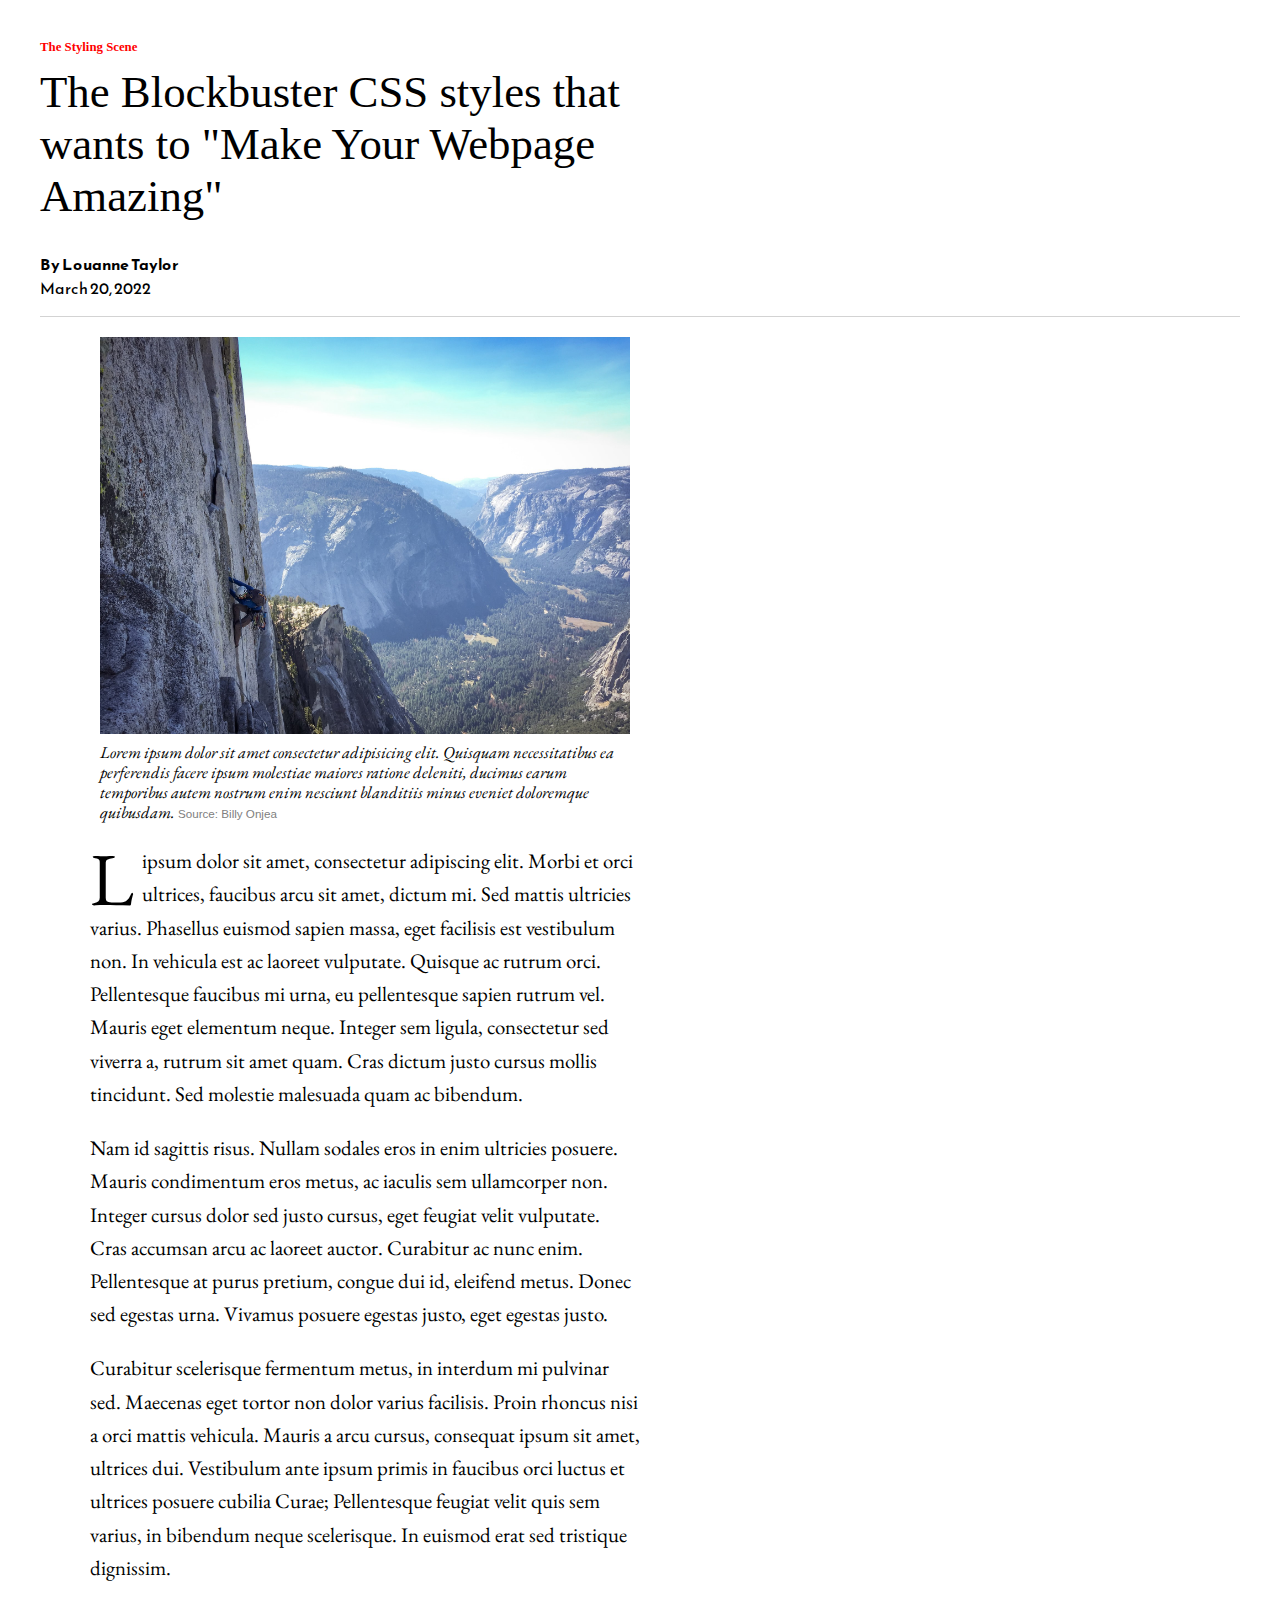
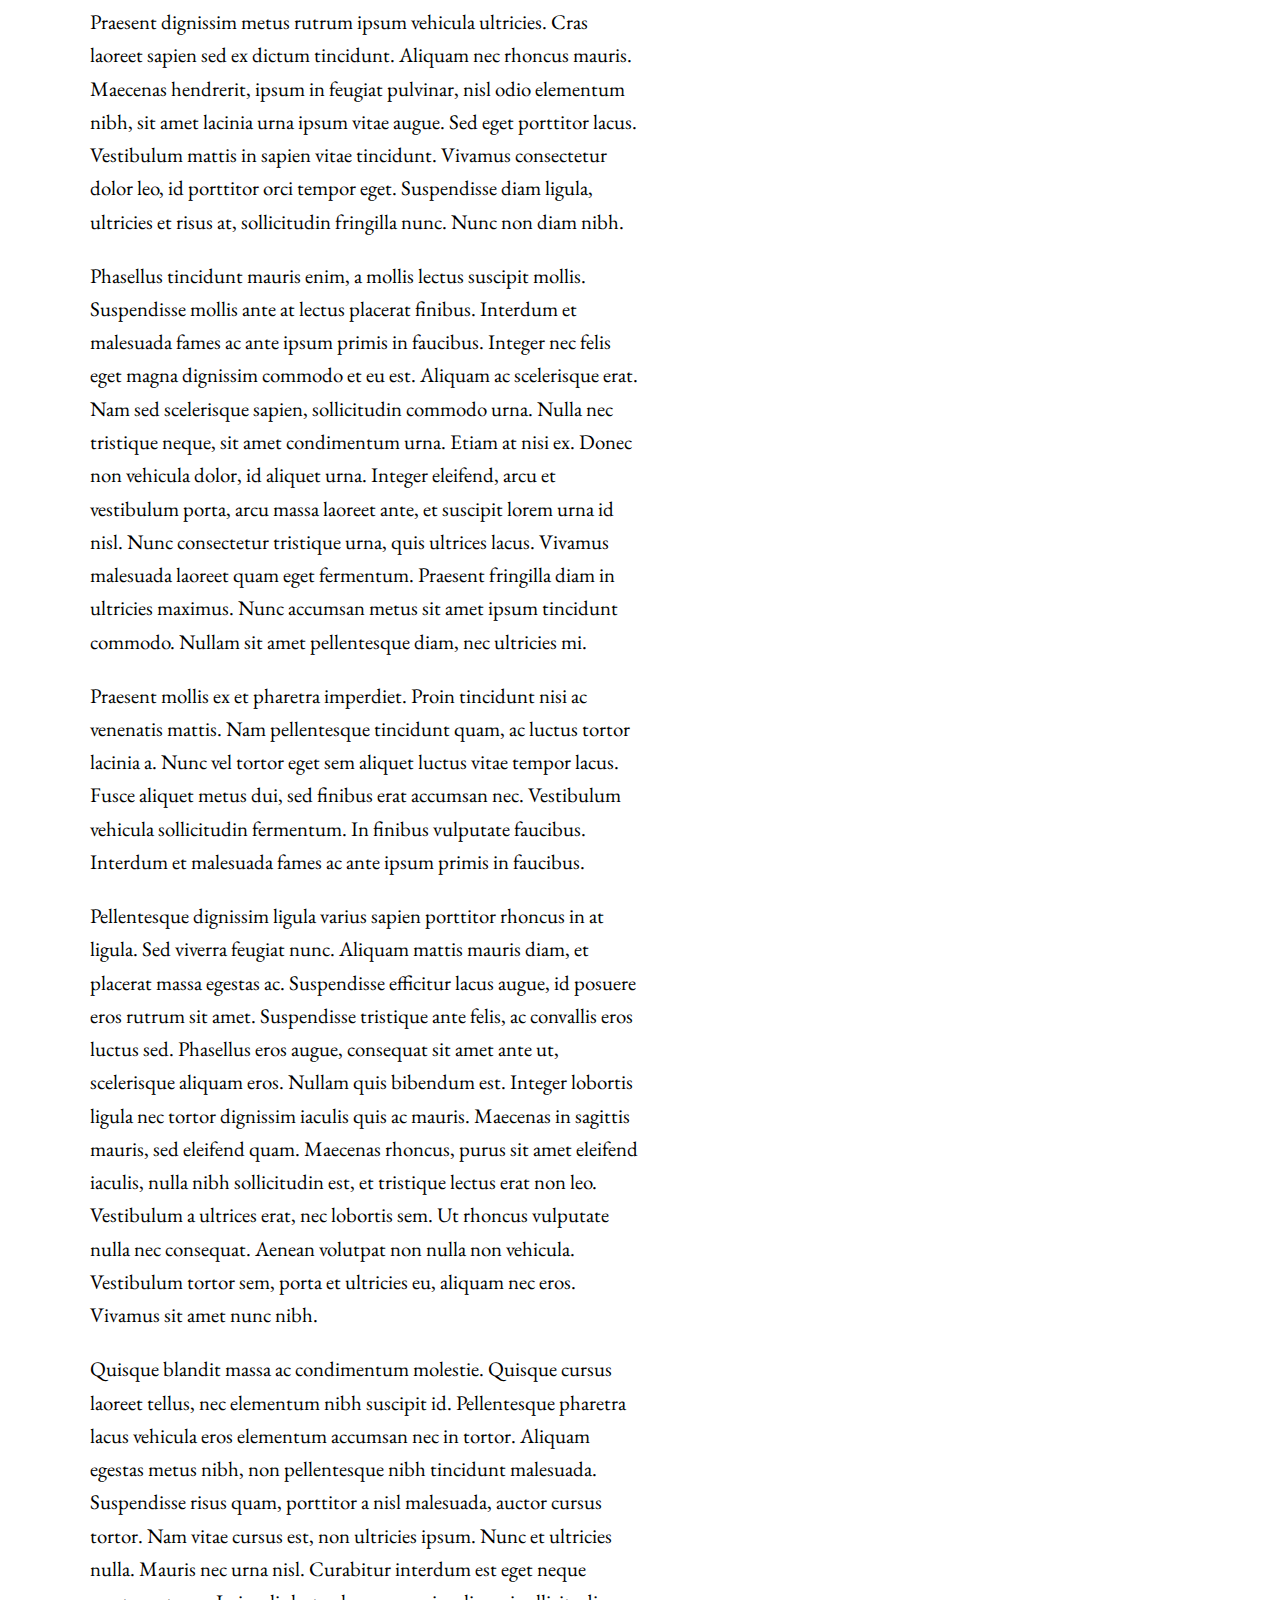
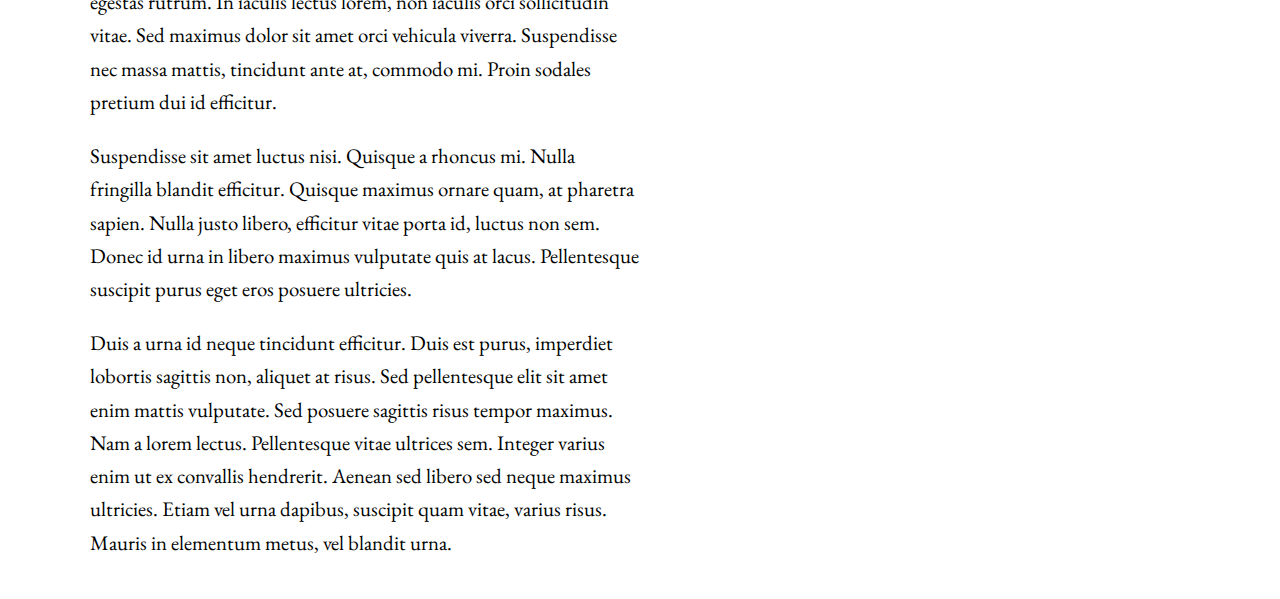
<file: article/index.html>
<!doctype html>
<html>
    <head>
        <title>Styling Documents in CSS</title>
        <meta charset="utf-8">
        <link rel="stylesheet" href="https://use.fontawesome.com/releases/v5.4.2/css/all.css" type="text/css">
        <link rel="stylesheet" href="styles.css">
    </head>
    <body>

        <header class="page-heading">
            <h2>The Styling Scene</h1>
            <h1>The Blockbuster CSS styles that wants to "Make Your Webpage Amazing"</h1>

            <p>
                <span id="author">By Louanne Taylor <br></span>
                <time datetime="2022-03-22">March 20, 2022</time>
            </p>

            <div id="social">
                <i class="fab fa-facebook"></i>
                <i class="fas fa-envelope"></i>
                <i class="fab fa-twitter"></i>
            </div>
        </header>
<hr>
        <main>
            <figure> 
                <picture>
                    <source srcset="billy-onjea-_9UImYfU8fY-unsplash.jpg" type="image/jpeg">
                    <!--
                      `cwebp` can generate webp from jpg
                      see https://developers.google.com/speed/webp#webp_converter_download
                    
                      $ cwebp input.jpg -o output.webp
                    -->
                    <source srcset="billy-onjea-_9UImYfU8fY-unsplash.webp" type="image/webp">
                    <img src="billy-onjea-_9UImYfU8fY-unsplash.jpg" alt="Rock climbing">
                  </picture>
                <figcaption>
                    Lorem ipsum dolor sit amet consectetur adipisicing elit. Quisquam necessitatibus ea perferendis facere ipsum molestiae maiores ratione deleniti, ducimus earum temporibus autem nostrum enim nesciunt blanditiis minus eveniet doloremque quibusdam. 
                    <span class="credit">Source:<a href="https://unsplash.com/photos/_9UImYfU8fY"> Billy Onjea</a></span>
                </figcaption>
            </figure>
            <article>                
                    <p><span class="first-letter">L</span> ipsum dolor sit amet, consectetur adipiscing elit. Morbi et orci ultrices, faucibus arcu sit amet, dictum mi. Sed mattis ultricies varius. Phasellus euismod sapien massa, eget facilisis est vestibulum non. In vehicula est ac laoreet vulputate. Quisque ac rutrum orci. Pellentesque faucibus mi urna, eu pellentesque sapien rutrum vel. Mauris eget elementum neque. Integer sem ligula, consectetur sed viverra a, rutrum sit amet quam. Cras dictum justo cursus mollis tincidunt. Sed molestie malesuada quam ac bibendum.</p>
                    <p>Nam id sagittis risus. Nullam sodales eros in enim ultricies posuere. Mauris condimentum eros metus, ac iaculis sem ullamcorper non. Integer cursus dolor sed justo cursus, eget feugiat velit vulputate. Cras accumsan arcu ac laoreet auctor. Curabitur ac nunc enim. Pellentesque at purus pretium, congue dui id, eleifend metus. Donec sed egestas urna. Vivamus posuere egestas justo, eget egestas justo.</p>
                    <p>Curabitur scelerisque fermentum metus, in interdum mi pulvinar sed. Maecenas eget tortor non dolor varius facilisis. Proin rhoncus nisi a orci mattis vehicula. Mauris a arcu cursus, consequat ipsum sit amet, ultrices dui. Vestibulum ante ipsum primis in faucibus orci luctus et ultrices posuere cubilia Curae; Pellentesque feugiat velit quis sem varius, in bibendum neque scelerisque. In euismod erat sed tristique dignissim.</p>
                    <p>Praesent dignissim metus rutrum ipsum vehicula ultricies. Cras laoreet sapien sed ex dictum tincidunt. Aliquam nec rhoncus mauris. Maecenas hendrerit, ipsum in feugiat pulvinar, nisl odio elementum nibh, sit amet lacinia urna ipsum vitae augue. Sed eget porttitor lacus. Vestibulum mattis in sapien vitae tincidunt. Vivamus consectetur dolor leo, id porttitor orci tempor eget. Suspendisse diam ligula, ultricies et risus at, sollicitudin fringilla nunc. Nunc non diam nibh.</p>
                    <p>Phasellus tincidunt mauris enim, a mollis lectus suscipit mollis. Suspendisse mollis ante at lectus placerat finibus. Interdum et malesuada fames ac ante ipsum primis in faucibus. Integer nec felis eget magna dignissim commodo et eu est. Aliquam ac scelerisque erat. Nam sed scelerisque sapien, sollicitudin commodo urna. Nulla nec tristique neque, sit amet condimentum urna. Etiam at nisi ex. Donec non vehicula dolor, id aliquet urna. Integer eleifend, arcu et vestibulum porta, arcu massa laoreet ante, et suscipit lorem urna id nisl. Nunc consectetur tristique urna, quis ultrices lacus. Vivamus malesuada laoreet quam eget fermentum. Praesent fringilla diam in ultricies maximus. Nunc accumsan metus sit amet ipsum tincidunt commodo. Nullam sit amet pellentesque diam, nec ultricies mi.</p>
                    <p>Praesent mollis ex et pharetra imperdiet. Proin tincidunt nisi ac venenatis mattis. Nam pellentesque tincidunt quam, ac luctus tortor lacinia a. Nunc vel tortor eget sem aliquet luctus vitae tempor lacus. Fusce aliquet metus dui, sed finibus erat accumsan nec. Vestibulum vehicula sollicitudin fermentum. In finibus vulputate faucibus. Interdum et malesuada fames ac ante ipsum primis in faucibus.</p>
                    <p>Pellentesque dignissim ligula varius sapien porttitor rhoncus in at ligula. Sed viverra feugiat nunc. Aliquam mattis mauris diam, et placerat massa egestas ac. Suspendisse efficitur lacus augue, id posuere eros rutrum sit amet. Suspendisse tristique ante felis, ac convallis eros luctus sed. Phasellus eros augue, consequat sit amet ante ut, scelerisque aliquam eros. Nullam quis bibendum est. Integer lobortis ligula nec tortor dignissim iaculis quis ac mauris. Maecenas in sagittis mauris, sed eleifend quam. Maecenas rhoncus, purus sit amet eleifend iaculis, nulla nibh sollicitudin est, et tristique lectus erat non leo. Vestibulum a ultrices erat, nec lobortis sem. Ut rhoncus vulputate nulla nec consequat. Aenean volutpat non nulla non vehicula. Vestibulum tortor sem, porta et ultricies eu, aliquam nec eros. Vivamus sit amet nunc nibh.</p>
                    <p>Quisque blandit massa ac condimentum molestie. Quisque cursus laoreet tellus, nec elementum nibh suscipit id. Pellentesque pharetra lacus vehicula eros elementum accumsan nec in tortor. Aliquam egestas metus nibh, non pellentesque nibh tincidunt malesuada. Suspendisse risus quam, porttitor a nisl malesuada, auctor cursus tortor. Nam vitae cursus est, non ultricies ipsum. Nunc et ultricies nulla. Mauris nec urna nisl. Curabitur interdum est eget neque egestas rutrum. In iaculis lectus lorem, non iaculis orci sollicitudin vitae. Sed maximus dolor sit amet orci vehicula viverra. Suspendisse nec massa mattis, tincidunt ante at, commodo mi. Proin sodales pretium dui id efficitur.</p>
                    <p>Suspendisse sit amet luctus nisi. Quisque a rhoncus mi. Nulla fringilla blandit efficitur. Quisque maximus ornare quam, at pharetra sapien. Nulla justo libero, efficitur vitae porta id, luctus non sem. Donec id urna in libero maximus vulputate quis at lacus. Pellentesque suscipit purus eget eros posuere ultricies.</p>
                    <p>Duis a urna id neque tincidunt efficitur. Duis est purus, imperdiet lobortis sagittis non, aliquet at risus. Sed pellentesque elit sit amet enim mattis vulputate. Sed posuere sagittis risus tempor maximus. Nam a lorem lectus. Pellentesque vitae ultrices sem. Integer varius enim ut ex convallis hendrerit. Aenean sed libero sed neque maximus ultricies. Etiam vel urna dapibus, suscipit quam vitae, varius risus. Mauris in elementum metus, vel blandit urna.</p>

            </article>

            <!-- <aside>
                <header>
                    <h2>Popular Posts</h2>
                </header>
                <ul>
                    <li><a href="#">Amazing Article 1</a></li>
                    <li><a href="#">Another Great Post</a></li>
                    <li><a href="#">You have to read this</a></li>
                    <li><a href="#">Great Writing</a></li>
                </ul>

                <header>
                    <h2>Follow Me</h2>
                </header>
                <ul>
                    <li><a href="#">Facebook</a></li>
                    <li><a href="#">Twitter</a></li>
                    <li><a href="#">Instagram</a></li>
                </ul>    
            </aside>
        </main>

        <footer>
            <p>My Amazing Blog, Copyright &copy; 2018</p>
        </footer> -->
    </body>
</html>
</file>
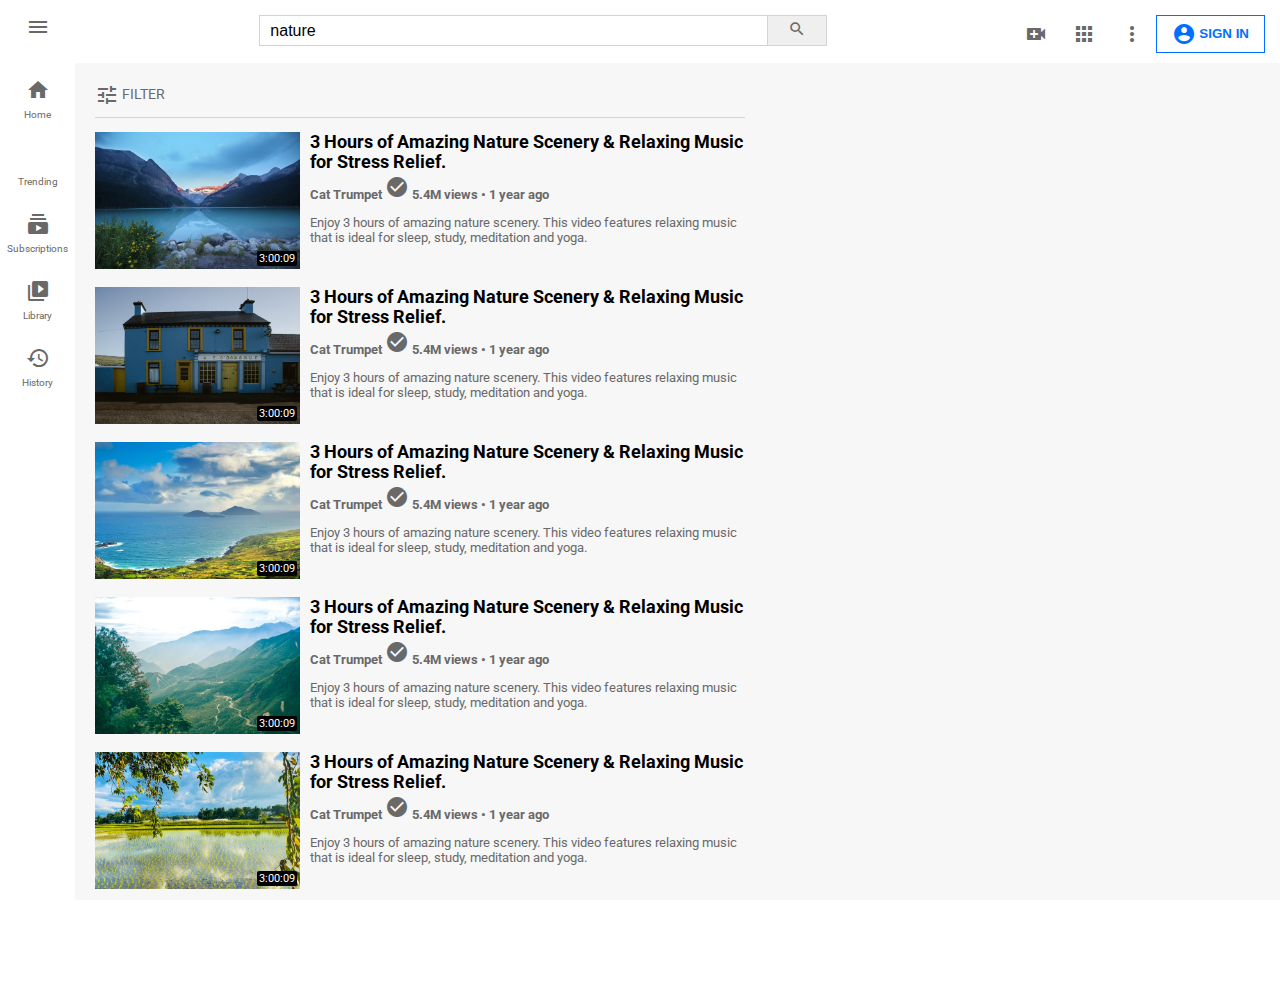
<file: youtube-page/index.html>
<!doctype html>
<html>
  <head>
    <meta charset="utf-8">
    <title>FooTube</title>
    <link rel="stylesheet" href="styles.css" type="text/css">

    <!-- Include Google's Material Icons - https://google.github.io/material-design-icons -->
    <link
      href="https://fonts.googleapis.com/icon?family=Material+Icons"
      rel="stylesheet"
      type="text/css"
    >

    <!-- Include Roboto font - https://fonts.google.com/specimen/Roboto?query=roboto -->
    <link
      href="https://fonts.googleapis.com/css2?family=Roboto&display=swap"
      rel="stylesheet"
      type="text/css"
    >
  </head>

<!--NOTE: The YouTube logo has been omitted due to copyright-->

  <body>

    <header>
      <div id="menu">
        <i class="material-icons">menu</i>
      </div>

      <div id="search-wrapper">
        <input value="nature">
        <button><i class="material-icons md-18">search</i></button>
      </div>

      <div id="user-options">
        <i class="material-icons">video_call</i>
        <i class="material-icons">apps</i>
        <i class="material-icons">more_vert</i>

        <button id="sign-in"><i class="material-icons">account_circle</i> SIGN IN</button>
      </div>
    </header>

    <main>
      <nav>
        <div>
          <i class="material-icons">home</i><p>Home</p>
        </div>
        <div>
          <i class="material-icons">local_fire_department</i><p>Trending</p>
        </div>
        <div>
          <i class="material-icons">subscriptions</i><p>Subscriptions</p>
        </div>
        <div>
          <i class="material-icons">video_library</i><p>Library</p>
        </div>        
        <div>
          <i class="material-icons">history</i><p>History</p>
        </div>
      </nav>

      <section>
        <div id="content">
          <p id="filter">
            <i class="material-icons">tune</i> FILTER
          </p>
  
          <div class="video-card-wrapper">
            <div class="video-card-image">
              <img alt="Nature video" src="roberto-nickson-vZ1JAXUO3-0-unsplash.jpg" height="137">
              <p>3:00:09</p>
            </div>

            <div class="video-card-info">
              <h2>
                3 Hours of Amazing Nature Scenery & Relaxing Music for Stress Relief.
              </h2>
              <h3>
                <!-- See HTML5 entites list https://dev.w3.org/html5/html-author/charref -->
                Cat Trumpet <i class="material-icons md-13">check_circle</i> 5.4M views &bullet; 1 year ago
              </h3>
              <p>
                Enjoy 3 hours of amazing nature scenery. This video features relaxing music that is ideal for sleep, study, meditation and yoga.
              </p>
            </div>
          </div>

          <div class="video-card-wrapper">
            <div class="video-card-image">
              <img alt="Nature video" src="denver-saldanha-J5IKQTYxFVM-unsplash.jpg" height="137">
              <p>3:00:09</p>
            </div>

            <div class="video-card-info">
              <h2>
                3 Hours of Amazing Nature Scenery & Relaxing Music for Stress Relief.
              </h2>
              <h3>
                <!-- See HTML5 entites list https://dev.w3.org/html5/html-author/charref -->
                Cat Trumpet <i class="material-icons md-13">check_circle</i> 5.4M views &bullet; 1 year ago
              </h3>
              <p>
                Enjoy 3 hours of amazing nature scenery. This video features relaxing music that is ideal for sleep, study, meditation and yoga.
              </p>
            </div>
          </div>

          <div class="video-card-wrapper">
            <div class="video-card-image">
              <img alt="Nature video" src="anukrati-omar-tYvVrkRtOD0-unsplash.jpg" height="137">
              <p>3:00:09</p>
            </div>

            <div class="video-card-info">
              <h2>
                3 Hours of Amazing Nature Scenery & Relaxing Music for Stress Relief.
              </h2>
              <h3>
                <!-- See HTML5 entites list https://dev.w3.org/html5/html-author/charref -->
                Cat Trumpet <i class="material-icons md-13">check_circle</i> 5.4M views &bullet; 1 year ago
              </h3>
              <p>
                Enjoy 3 hours of amazing nature scenery. This video features relaxing music that is ideal for sleep, study, meditation and yoga.
              </p>
            </div>
          </div>

          <div class="video-card-wrapper">
            <div class="video-card-image">
              <img alt="Nature video" src="udara-karunarathna-FB8lSUHaKaI-unsplash.jpg" height="137">
              <p>3:00:09</p>
            </div>

            <div class="video-card-info">
              <h2>
                3 Hours of Amazing Nature Scenery & Relaxing Music for Stress Relief.
              </h2>
              <h3>
                <!-- See HTML5 entites list https://dev.w3.org/html5/html-author/charref -->
                Cat Trumpet <i class="material-icons md-13">check_circle</i> 5.4M views &bullet; 1 year ago
              </h3>
              <p>
                Enjoy 3 hours of amazing nature scenery. This video features relaxing music that is ideal for sleep, study, meditation and yoga.
              </p>
            </div>
          </div>

          <div class="video-card-wrapper">
            <div class="video-card-image">
              <img alt="Nature video" src="aswathy-n-pR18qPOGtvY-unsplash.jpg" height="137" width="205">
              <p>3:00:09</p>
            </div>

            <div class="video-card-info">
              <h2>
                3 Hours of Amazing Nature Scenery & Relaxing Music for Stress Relief.
              </h2>
              <h3>
                <!-- See HTML5 entites list https://dev.w3.org/html5/html-author/charref -->
                Cat Trumpet <i class="material-icons md-13">check_circle</i> 5.4M views &bullet; 1 year ago
              </h3>
              <p>
                Enjoy 3 hours of amazing nature scenery. This video features relaxing music that is ideal for sleep, study, meditation and yoga.
              </p>
            </div>
          </div>

          <div class="video-card-wrapper">
            <div class="video-card-image">
              <img alt="Nature video" src="louis-droege-zF9g4xMqmEI-unsplash.jpg" height="137">
              <p>3:00:09</p>
            </div>

            <div class="video-card-info">
              <h2>
                3 Hours of Amazing Nature Scenery & Relaxing Music for Stress Relief.
              </h2>
              <h3>
                <!-- See HTML5 entites list https://dev.w3.org/html5/html-author/charref -->
                Cat Trumpet <i class="material-icons md-13">check_circle</i> 5.4M views &bullet; 1 year ago
              </h3>
              <p>
                Enjoy 3 hours of amazing nature scenery. This video features relaxing music that is ideal for sleep, study, meditation and yoga.
              </p>
            </div>
          </div>

          <div class="video-card-wrapper">
            <div class="video-card-image">
              <img alt="Nature video" src="saikrishna-saketh-yellapragada--7OnIpBULpc-unsplash.jpg" height="137" width="205">
              <p>3:00:09</p>
            </div>

            <div class="video-card-info">
              <h2>
                3 Hours of Amazing Nature Scenery & Relaxing Music for Stress Relief.
              </h2>
              <h3>
                <!-- See HTML5 entites list https://dev.w3.org/html5/html-author/charref -->
                Cat Trumpet <i class="material-icons md-13">check_circle</i> 5.4M views &bullet; 1 year ago
              </h3>
              <p>
                Enjoy 3 hours of amazing nature scenery. This video features relaxing music that is ideal for sleep, study, meditation and yoga.
              </p>
            </div>
          </div>

          <div class="video-card-wrapper">
            <div class="video-card-image">
              <img alt="Nature video" src="tushar-mahajan-t3zJJAp7_5I-unsplash.jpg" height="137" width="205">
              <p>3:00:09</p>
            </div>

            <div class="video-card-info">
              <h2>
                3 Hours of Amazing Nature Scenery & Relaxing Music for Stress Relief.
              </h2>
              <h3>
                <!-- See HTML5 entites list https://dev.w3.org/html5/html-author/charref -->
                Cat Trumpet <i class="material-icons md-13">check_circle</i> 5.4M views &bullet; 1 year ago
              </h3>
              <p>
                Enjoy 3 hours of amazing nature scenery. This video features relaxing music that is ideal for sleep, study, meditation and yoga.
              </p>
            </div>
          </div>

          <div class="video-card-wrapper">
            <div class="video-card-image">
              <img alt="Nature video" src="sandip-kalal-AN8MVC2D2Wo-unsplash.jpg" height="137">
              <p>3:00:09</p>
            </div>

            <div class="video-card-info">
              <h2>
                3 Hours of Amazing Nature Scenery & Relaxing Music for Stress Relief.
              </h2>
              <h3>
                <!-- See HTML5 entites list https://dev.w3.org/html5/html-author/charref -->
                Cat Trumpet <i class="material-icons md-13">check_circle</i> 5.4M views &bullet; 1 year ago
              </h3>
              <p>
                Enjoy 3 hours of amazing nature scenery. This video features relaxing music that is ideal for sleep, study, meditation and yoga.
              </p>
            </div>
          </div>

          <div class="video-card-wrapper">
            <div class="video-card-image">
              <img alt="Nature video" src="ritul-bhattacharjee-ENDVEnOuinM-unsplash.jpg" height="137">
              <p>3:00:09</p>
            </div>

            <div class="video-card-info">
              <h2>
                3 Hours of Amazing Nature Scenery & Relaxing Music for Stress Relief.
              </h2>
              <h3>
                <!-- See HTML5 entites list https://dev.w3.org/html5/html-author/charref -->
                Cat Trumpet <i class="material-icons md-13">check_circle</i> 5.4M views &bullet; 1 year ago
              </h3>
              <p>
                Enjoy 3 hours of amazing nature scenery. This video features relaxing music that is ideal for sleep, study, meditation and yoga.
              </p>
            </div>
          </div>

          <div class="video-card-wrapper">
            <div class="video-card-image">
              <img alt="Nature video" src="torbjorn-sandbakk-OUcmQzDo0Is-unsplash.jpg" height="137">
              <p>3:00:09</p>
            </div>

            <div class="video-card-info">
              <h2>
                3 Hours of Amazing Nature Scenery & Relaxing Music for Stress Relief.
              </h2>
              <h3>
                <!-- See HTML5 entites list https://dev.w3.org/html5/html-author/charref -->
                Cat Trumpet <i class="material-icons md-13">check_circle</i> 5.4M views &bullet; 1 year ago
              </h3>
              <p>
                Enjoy 3 hours of amazing nature scenery. This video features relaxing music that is ideal for sleep, study, meditation and yoga.
              </p>
            </div>
          </div>

          <div class="video-card-wrapper">
            <div class="video-card-image">
              <img alt="Nature video" src="bailey-zindel-NRQV-hBF10M-unsplash.jpg" height="137">
              <p>3:00:09</p>
            </div>

            <div class="video-card-info">
              <h2>
                3 Hours of Amazing Nature Scenery & Relaxing Music for Stress Relief.
              </h2>
              <h3>
                <!-- See HTML5 entites list https://dev.w3.org/html5/html-author/charref -->
                Cat Trumpet <i class="material-icons md-13">check_circle</i> 5.4M views &bullet; 1 year ago
              </h3>
              <p>
                Enjoy 3 hours of amazing nature scenery. This video features relaxing music that is ideal for sleep, study, meditation and yoga.
              </p>
            </div>
          </div>

          <div class="video-card-wrapper">
            <div class="video-card-image">
              <img alt="Nature video" src="photoholgic-xcA31C9vKCs-unsplash.jpg" height="137">
              <p>3:00:09</p>
            </div>

            <div class="video-card-info">
              <h2>
                3 Hours of Amazing Nature Scenery & Relaxing Music for Stress Relief.
              </h2>
              <h3>
                <!-- See HTML5 entites list https://dev.w3.org/html5/html-author/charref -->
                Cat Trumpet <i class="material-icons md-13">check_circle</i> 5.4M views &bullet; 1 year ago
              </h3>
              <p>
                Enjoy 3 hours of amazing nature scenery. This video features relaxing music that is ideal for sleep, study, meditation and yoga.
              </p>
            </div>
          </div>

        </div>
      </section>
    </main>
  </body>

</html>
</file>
<file: article/styles.css>
/**
 * Load two web fonts from Google Fonts:
 *  1. EB Garamond - https://fonts.google.com/specimen/EB+Garamond
 *  2. Reem Kufi   - https://fonts.google.com/specimen/Reem+Kufi
 */
@import url(https://fonts.googleapis.com/css2?family=EB+Garamond&family=Reem+Kufi&display=swap);
@import url(http://db.onlinewebfonts.com/c/1e44faec07b8b81f60a3215d76bd0086?family=Irvin);

/**
 * Load the Irvin Heading font - https://www.onlinewebfonts.com/download/1e44faec07b8b81f60a3215d76bd0086
 * NOTE: on GitHub, which is loading over HTTPS, these fonts have to be loaded
 * over HTTPS vs. HTTP, so instead of using @import url('https://db.onlinewebfonts.com/c/1e44faec07b8b81f60a3215d76bd0086?family=Irvin');
 * I'm defining the font-face manually with proper HTTPS URLs
 */
 @font-face {font-family: "Irvin";
    src: url("https://db.onlinewebfonts.com/t/1e44faec07b8b81f60a3215d76bd0086.eot"); /* IE9*/
    src: url("https://db.onlinewebfonts.com/t/1e44faec07b8b81f60a3215d76bd0086.eot?#iefix") format("embedded-opentype"), /* IE6-IE8 */
    url("https://db.onlinewebfonts.com/t/1e44faec07b8b81f60a3215d76bd0086.woff2") format("woff2"), /* chrome firefox */
    url("https://db.onlinewebfonts.com/t/1e44faec07b8b81f60a3215d76bd0086.woff") format("woff"), /* chrome firefox */
    url("https://db.onlinewebfonts.com/t/1e44faec07b8b81f60a3215d76bd0086.ttf") format("truetype"), /* chrome firefox opera Safari, Android, iOS 4.2+*/
    url("https://db.onlinewebfonts.com/t/1e44faec07b8b81f60a3215d76bd0086.svg#Irvin") format("svg"); /* iOS 4.1- */
  }

body{
    margin: 40px;
}

header,main{
    max-width: 600px;
}

header h1,
header h2{
    font-family: Irvin, serif;
}

header h1{
    font-size: 2.8em;
    font-weight: 400;
    margin-top: 10px;
}

header h2{
    color:red;
    font-size: .8em;
}

header p{
    font-family: 'Reem Kufi', sans-serif;
}

#social {
    display: none;
    color: black;
  }
  
#social i {
    padding: 20px 25px;
  }

#author{
    font-weight: bold;
}

hr{
    border: 0;
    height: 0;
    border-top: 1px solid lightgray;
}

main{
font-family: 'EB Garamond', 'Times New Roman', serif;
font-size: 1.3em;
line-height: 1.6;
max-width: 550px;            /* limit number of words per line */
margin: 20px 50px;
}

/* dropcap effect, https://css-tricks.com/snippets/css/drop-caps/ */
.first-letter {
    font-size: 75px;
    line-height: 60px;
    padding-top: 4px;
    padding-right: 8px;
    float: left;
}

figcaption {
    font-style: italic;
    font-size: .8em;
    line-height: 1.2;
}

.credit {
    color: gray;
    font-family: sans-serif;
    font-style: normal;
    font-size: .7em;
}

.credit a {
    text-decoration: none;
    color: gray;
}

.credit a:hover {
    text-decoration: none;
    color: gray;
}

figure {
    margin: 10px;
}

img {
max-width: 100%;
}

/* formatting for when window is resized

 * When we're on a screen (vs. print, etc) and the width is less than 900 px,
 * centre everything.  Otherwise we'll left-align
 */
@media screen and (max-width: 700px) {
    /**
   * When we're on a screen (vs. print, etc) and the width is less than 900 px,
   * centre everything.  Otherwise we'll left-align
   */
   header {
    text-align: center;
    margin: 10px;
}

   /**
   * Get rid of the whitespace at the edge of the body (show more content)
   */
    body {
        margin: 0;
        width: 100%;
    }

    /**
   * Show the social sharing icons on small screens, hidden otherwise.
   */
    #social {
        display: block;
    }

    #social i {
        padding: 20px 25px;
    }

    /**
   * Let the two main containers in the <body> fill the viewport
   */
    header, main {
        max-width: 100%;
    }   

    /**
   * Reduce the margin on the main content
   */
    main {
        margin: 10px;
    }
}
</file>
<file: youtube-page/styles.css>
/* font sizes:
 * https://google.github.io/material-design-icons/#styling-icons-in-material-design
 */
.material-icons.md-18 { font-size: 18px; }
.material-icons.md-24 { font-size: 24px; }
.material-icons.md-36 { font-size: 36px; }
.material-icons.md-48 { font-size: 48px; }


html, body {
    /* If we don't have a lot of content, make sure we stretch to the bottom */
    height: 100%;
    overflow: hidden;  /* prevent certain elements from scrolling */
}

body {
    /* Set the default colour inside the header (for icons) to a dark gray
   * see https://www.rapidtables.com/web/css/css-color.html#gray
   */
    color: dimgray;
    font-family: Roboto, sans-serif;
    margin: 0; /* Get rid of the margin around the body */
}

header {
    /* Add some margin to the header itself */
    margin-right: 15px;
    margin-top: 15px;
    margin-left: 0;
    display: flex;
    /* reference: https://css-tricks.com/almanac/properties/j/justify-content/ */
    justify-content: space-between; 
}

#menu {
    /* Make this match with the nav content below (width, centered)
   * less the margin of the parent (15px)
   */
    width: 75px;
    text-align: center;
}

#search-wrapper {
    display: flex;
    justify-content: center;
    flex: 1;/* this section of the header grows/shrinks with available space */
}

#search-wrapper input {     
    
    flex: 1; /* so search bar grows as you make the browser window larger */
    /* However, don't let it get larger than 500px wide */
    max-width: 500px;
    /* Change its height from the default */
    height: 27px;
    /* Push this down to the bottom of the parent so it matches with button */
    vertical-align: bottom;
    /* Reduce the size of the border around the outside */
    border: 1px solid lightgray;
    /* Set the font color to black inside the input */
    color: black;
    /* Alter the font size a bit */
    font-size: 1em;
    /* Add some extra whitespace on the left */
    padding-left: 10px;
}

#search-wrapper button {
  /* Make this button match the size of our input box */
  height: 31px;
  /* Get rid of the space between this button and the input box on the left */
  margin-left: -6px;
  /* Add extra white space inside the button on left/right */
  padding-left: 20px;
  padding-right: 20px;
  /* Get rid of the rounded corners */
  border-radius: 0;
  /* Reduce the size of the border around the outside */
  border: 1px solid lightgray;
  /* Use the same dark gray for the icon color on search */
  color: dimgray;
}

#user-options {
    /* Use flexbox to evenly distribute space around the user option buttons */
  display: flex;
  /* space all of them evenly horizontally, see https://css-tricks.com/almanac/properties/j/justify-content/ */
  justify-content: space-evenly;
  /* align the items in the centre vertically */
  align-items: center;
}

/* Target the <i> elements that are direct children of #user-options
 * so we don't touch the <i> inside the sign in button
 */
#user-options > i {     /* refers to all elements directly under user-options */
    margin-left: 12px;
    margin-right: 12px;
}

#sign-in {
    /* Use a blue and white color scheme: https://html-color.codes/blue */
    color: #0070ff;
    border: 1px solid #0070ff;
    background-color: white;
    /* Add extra whitespace around the inside, with more on the left/right */
    padding: 6px 15px;
    /* font-size: .8em; */
    font-weight: 600;
}

#sign-in i {
    /* Make the SIGN IN text align with the middle of the inner space vertically */
    vertical-align: middle;
  }

#sign-in > i {
    /* Make the SIGN IN text align with the middle of the inner space vertically */
    vertical-align: middle; 
}

main {
    /* Use Flexbox to layout the two columns in our main area, and fill the page height */
    height: 100%;
    display: flex;
}

/**
 * Left-hand Icon Menu
 */
 nav {
    /* Use a fixed width on the left-hand nav area */
    width: 75px;
  }

  main nav div {
    /* Centre the text in these divs */
    text-align: center;
    /* Reduce the font size */
    font-size: 10px;
    /* Add more space above/below each one */
    margin-top: 25px;
    margin-bottom: 25px;
  }

  main nav div p {
    /* Reduce the amount of space between the icon and text */
    margin: 5px;
  }

main section {
    /* Stretch this all the way to the right, within its parent */
  flex: 1;
  /* Really subtle gray background */
  background-color: #f7f7f7;
  /* Add some whitespace inside this section */
  padding: 20px;
  /* Push this down from the header above */
  margin-top: 10px;
  /* Get rid of the right-hand margin */
  margin-right: 0;
  /* Fill the entire vertical space in the parent */
  height: 100%;
  /* Allow this section to scroll */
  overflow: auto;
}

#content {
    /* We cap our main content so it doesn't go all the way to the edge */
    max-width: 650px;
    /* YouTube does "infinite scroll" loading more videos, but we'll add some empty space */
    padding-bottom: 100px;
  }

  #filter {
    /* Set the font size and put a line below the text */
    font-size: 14px;
    border-bottom: 1px solid lightgray;
    /* Add some extra space between the text and the border line */
    padding-bottom: 10px;
    /* Get rid of the extra margin at the top */
    margin-top: 0;
  }

  #filter i {
    /* Have the icon align properly with the text beside it */
    vertical-align: middle;
  }

  /**
 * Video "Cards" with poster image, title, and details
 */

.video-card-wrapper {
    /* Use Flexbox for the contents of the card */
    display: flex;
    /* However, fix the height */
    height: 137px;
    /* Add some room between each card */
    margin-bottom: 18px;
  }
  
  .video-card-image {
    /* We want to absolutely position text over the image, so use relative positioning */
    position: relative;
  }
  
  .video-card-image p {
    /* Take advantage of the parent's relative positioning, and place this text bottom-right */
    position: absolute;
    bottom: 3px;
    right: 3px;
    /* Place this element above the image, so it floats on top */
    z-index: 100;
  
    /* Drop the extra margins around the p, but add some padding */
    margin: 0;
    padding: 1px 2px;
    /* Remove the sharp edge to the corners by rounding slightly */
    border-radius: 2px;
  
    /* Set the colours: white on black */
    color: white;
    background-color: black;
  
    /* Smaller font size */
    font-size: 11px;
  }
  
  .video-card-info {
    /* We want this part to grow/shrink with the window size */
    flex: 1;
    /* Put some space to the left, between the image and this text */
    margin-left: 10px;
  }
  
  .video-card-info h2 {
    /* Black text, larger size */
    color: black;
    font-size: 1.1em;
    /* Get rid of default margins */
    margin: 0;
  }
  
  .video-card-info h3 {
    /* Smaller font size */
    font-size: .8em;
    /* Remove default margins, but add some at the top */
    margin: 0;
    margin-top: 3px;
  }
  
  .video-card-info p {
    /* Smaller font size */
    font-size: .8em;
  }
</file>
